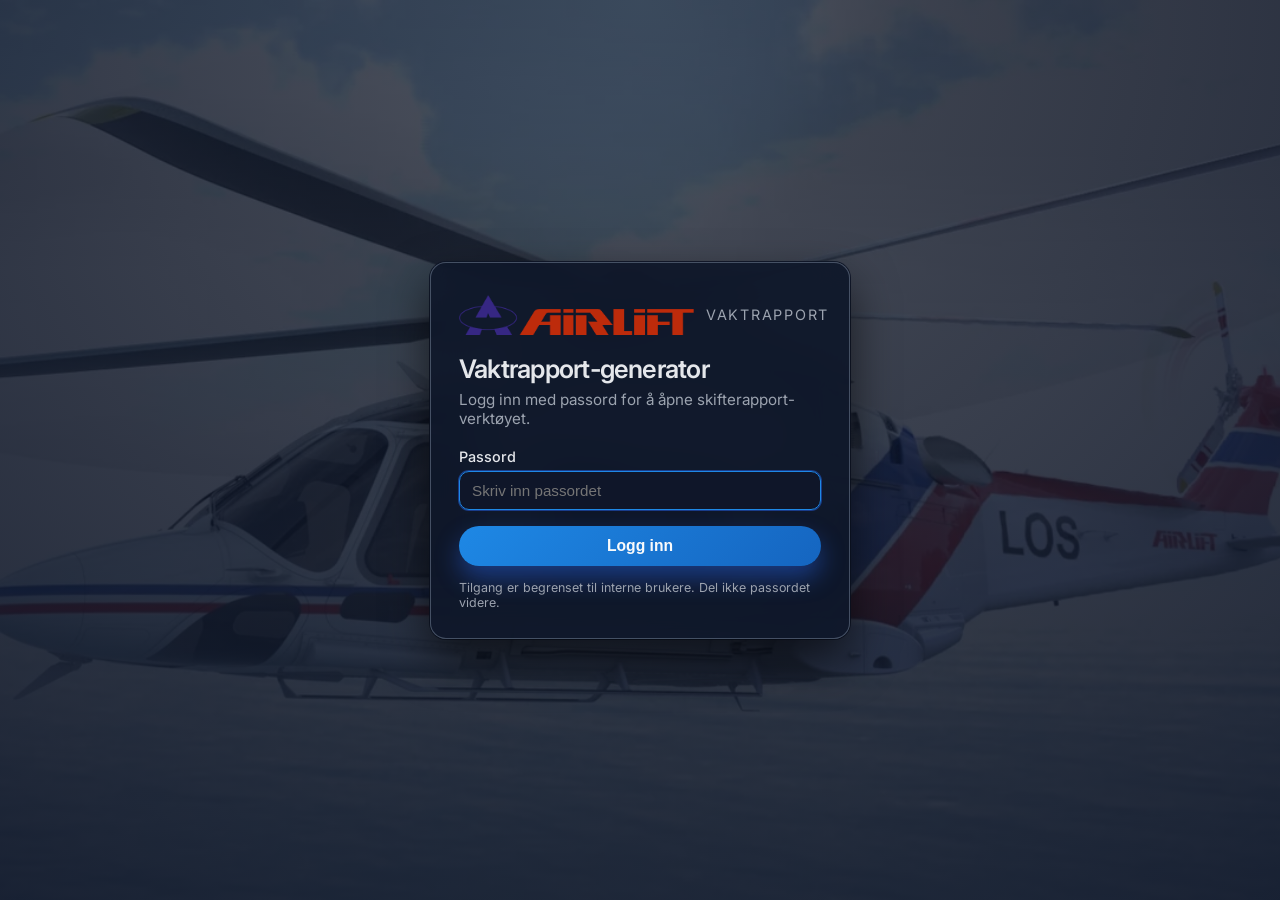
<file: login.html>
<!DOCTYPE html>
<html lang="no">
<head>
    <meta charset="UTF-8">
    <meta name="viewport" content="width=device-width, initial-scale=1.0">
    <title>Logg inn – Vaktrapport</title>
    <link rel="preconnect" href="https://fonts.googleapis.com">
    <link rel="preconnect" href="https://fonts.gstatic.com" crossorigin>
    <link href="https://fonts.googleapis.com/css2?family=Inter:wght@300;400;500;600;700&display=swap" rel="stylesheet">
    <style>
        :root {
            --bg-overlay: rgba(0, 0, 0, 0.55);
            --card-bg: rgba(15, 23, 42, 0.92);
            --card-border: rgba(148, 163, 184, 0.4);
            --accent: #1E88E5;
            --accent-dark: #1565C0;
            --text-main: #E5E7EB;
            --text-muted: #9CA3AF;
            --error: #EF4444;
        }
        * {
            margin: 0;
            padding: 0;
            box-sizing: border-box;
        }
        body {
            font-family: 'Inter', -apple-system, BlinkMacSystemFont, 'Segoe UI', sans-serif;
            min-height: 100vh;
            display: flex;
            align-items: center;
            justify-content: center;
            color: var(--text-main);
            background: #020617;
        }
        .landing {
            position: relative;
            width: 100%;
            min-height: 100vh;
            display: flex;
            align-items: center;
            justify-content: center;
            padding: 24px;
            overflow: hidden;
        }
        .landing::before {
            content: "";
            position: absolute;
            inset: 0;
            background-image: url('assets/landing-bg.webp');
            background-size: cover;
            background-position: center;
            filter: brightness(0.7);
            z-index: -2;
        }
        .landing::after {
            content: "";
            position: absolute;
            inset: 0;
            background: radial-gradient(circle at top, rgba(15, 23, 42, 0.6), rgba(15, 23, 42, 0.9));
            z-index: -1;
        }
        .login-card {
            width: 100%;
            max-width: 420px;
            padding: 32px 28px 28px;
            border-radius: 16px;
            background: var(--card-bg);
            border: 1px solid var(--card-border);
            box-shadow:
                0 20px 45px rgba(0,0,0,0.6),
                0 0 0 1px rgba(15,23,42,0.9);
            backdrop-filter: blur(18px);
        }
        .logo-row {
            display: flex;
            align-items: center;
            gap: 12px;
            margin-bottom: 18px;
        }
        .logo-row img {
            height: 40px;
            width: auto;
        }
        .logo-row span {
            font-size: 0.9rem;
            letter-spacing: 0.12em;
            text-transform: uppercase;
            color: var(--text-muted);
        }
        h1 {
            font-size: 1.6rem;
            font-weight: 600;
            letter-spacing: -0.03em;
            margin-bottom: 6px;
        }
        p.subtitle {
            font-size: 0.95rem;
            color: var(--text-muted);
            margin-bottom: 20px;
        }
        label {
            display: block;
            font-size: 0.9rem;
            font-weight: 500;
            margin-bottom: 6px;
        }
        input[type="password"] {
            width: 100%;
            padding: 10px 12px;
            border-radius: 10px;
            border: 1px solid rgba(148, 163, 184, 0.7);
            background: rgba(15, 23, 42, 0.95);
            color: var(--text-main);
            font-size: 0.95rem;
        }
        input[type="password"]:focus {
            outline: none;
            border-color: var(--accent);
            box-shadow: 0 0 0 1px rgba(37, 99, 235, 0.5);
        }
        button {
            width: 100%;
            margin-top: 16px;
            padding: 11px 14px;
            border-radius: 999px;
            border: none;
            background: linear-gradient(135deg, var(--accent), var(--accent-dark));
            color: #F9FAFB;
            font-weight: 600;
            font-size: 0.98rem;
            cursor: pointer;
            transition: transform 120ms ease, box-shadow 120ms ease, background 150ms ease;
            box-shadow: 0 12px 25px rgba(37, 99, 235, 0.45);
        }
        button:hover {
            transform: translateY(-1px);
            box-shadow: 0 16px 32px rgba(37, 99, 235, 0.55);
        }
        button:active {
            transform: translateY(0);
            box-shadow: 0 8px 18px rgba(15, 23, 42, 0.9);
        }
        .login-error {
            margin-top: 10px;
            font-size: 0.85rem;
            color: var(--error);
            display: none;
        }
        .login-error.visible {
            display: block;
        }
        .meta {
            margin-top: 14px;
            font-size: 0.78rem;
            color: var(--text-muted);
        }
    </style>
</head>
<body>
    <div class="landing">
        <div class="login-card">
            <div class="logo-row">
                <img src="assets/airliftlogo.webp" alt="Airlift logo">
                <span>vaktrapport</span>
            </div>
            <h1>Vaktrapport-generator</h1>
            <p class="subtitle">Logg inn med passord for å åpne skifterapport-verktøyet.</p>
            <form id="loginForm" autocomplete="off">
                <label for="password">Passord</label>
                <input type="password" id="password" name="password" placeholder="Skriv inn passordet" required autocomplete="off" autofocus>
                <p class="login-error" id="loginError">Feil passord. Prøv igjen.</p>
                <button type="submit">Logg inn</button>
                <p class="meta">Tilgang er begrenset til interne brukere. Del ikke passordet videre.</p>
            </form>
        </div>
    </div>
    <script>
        (function () {
            var PASSWORD = '169169';
            var form = document.getElementById('loginForm');
            var input = document.getElementById('password');
            var errorEl = document.getElementById('loginError');

            // Etter innlogging sendes man til siden man prøvde å åpne, f.eks.
            // basetekniker.html. Bare kjente sider godtas, så lenken ikke kan
            // brukes til å sende folk videre til andre nettsteder.
            var KJENTE_SIDER = ['index.html', 'basetekniker.html'];
            function nesteSide() {
                var neste = '';
                try { neste = new URLSearchParams(window.location.search).get('neste') || ''; } catch (e) { /* gammel nettleser */ }
                return KJENTE_SIDER.indexOf(neste) !== -1 ? neste : 'index.html';
            }

            // Sikrer fokus i feltet også i nettlesere som ignorerer autofocus.
            setTimeout(function () {
                input.focus();
                input.select();
            }, 0);

            form.addEventListener('submit', function (e) {
                e.preventDefault();
                errorEl.classList.remove('visible');
                if (input.value === PASSWORD) {
                    sessionStorage.setItem('vaktrapport_auth', '1');
                    window.location.href = nesteSide();
                } else {
                    errorEl.classList.add('visible');
                    input.value = '';
                    input.focus();
                }
            });
        })();
    </script>
</body>
</html>
</file>
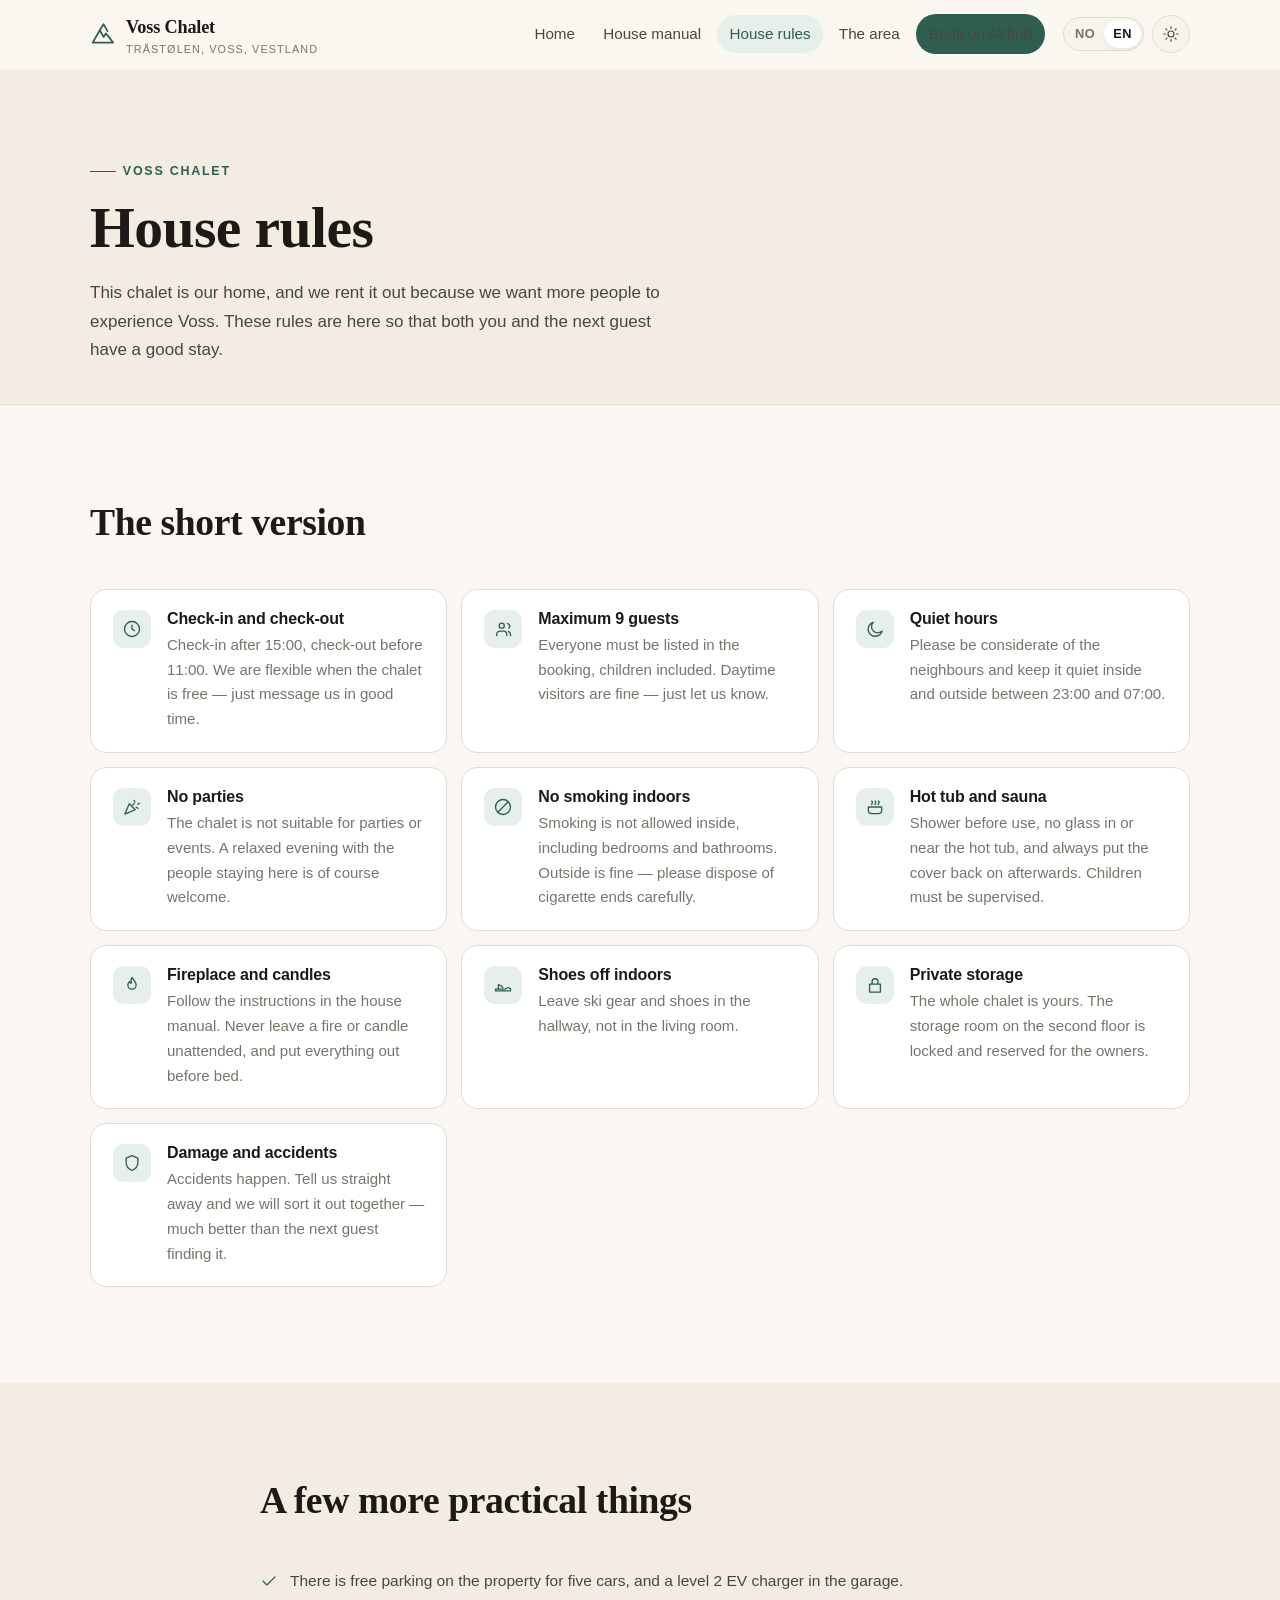
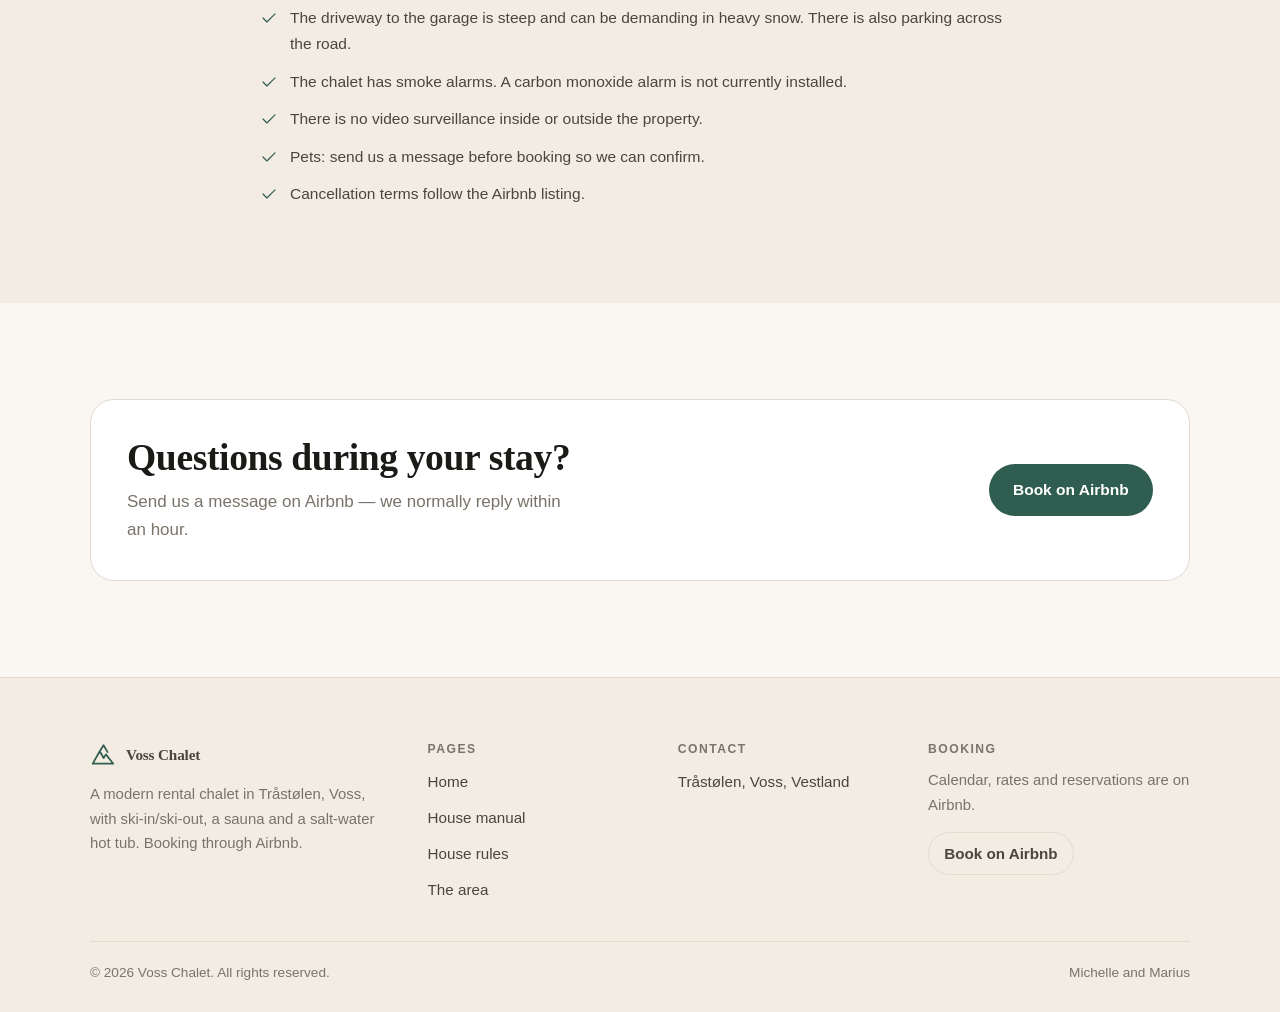
<file: vosschalet/husregler.html>
<!DOCTYPE html>
<html lang="no">
<head>
<meta charset="utf-8">
<meta name="viewport" content="width=device-width, initial-scale=1">
<title>Husregler · Voss Chalet</title>
<meta name="description" content="Husregler for Voss Chalet: inn- og utsjekk, antall gjester, nattero, røyking, jacuzzi og badstue, peis og praktisk informasjon.">
<meta name="theme-color" content="#2f5d50">
<link rel="icon" href="assets/img/favicon.svg" type="image/svg+xml">
<link rel="stylesheet" href="assets/css/styles.css">
</head>
<body data-page="rules">
<a class="skip-link" href="#main">Hopp til innhold</a>

<main id="main"></main>

<noscript>
  <div class="wrap" style="padding:60px 20px">
    <h1>Husregler</h1>
    <p>Denne siden trenger JavaScript. Husreglene finner du også i annonsen vår på
       <a href="https://www.airbnb.com/h/vosschalet">Airbnb</a>.</p>
  </div>
</noscript>

<script src="assets/js/content.js"></script>
<script src="assets/js/app.js"></script>
</body>
</html>
</file>
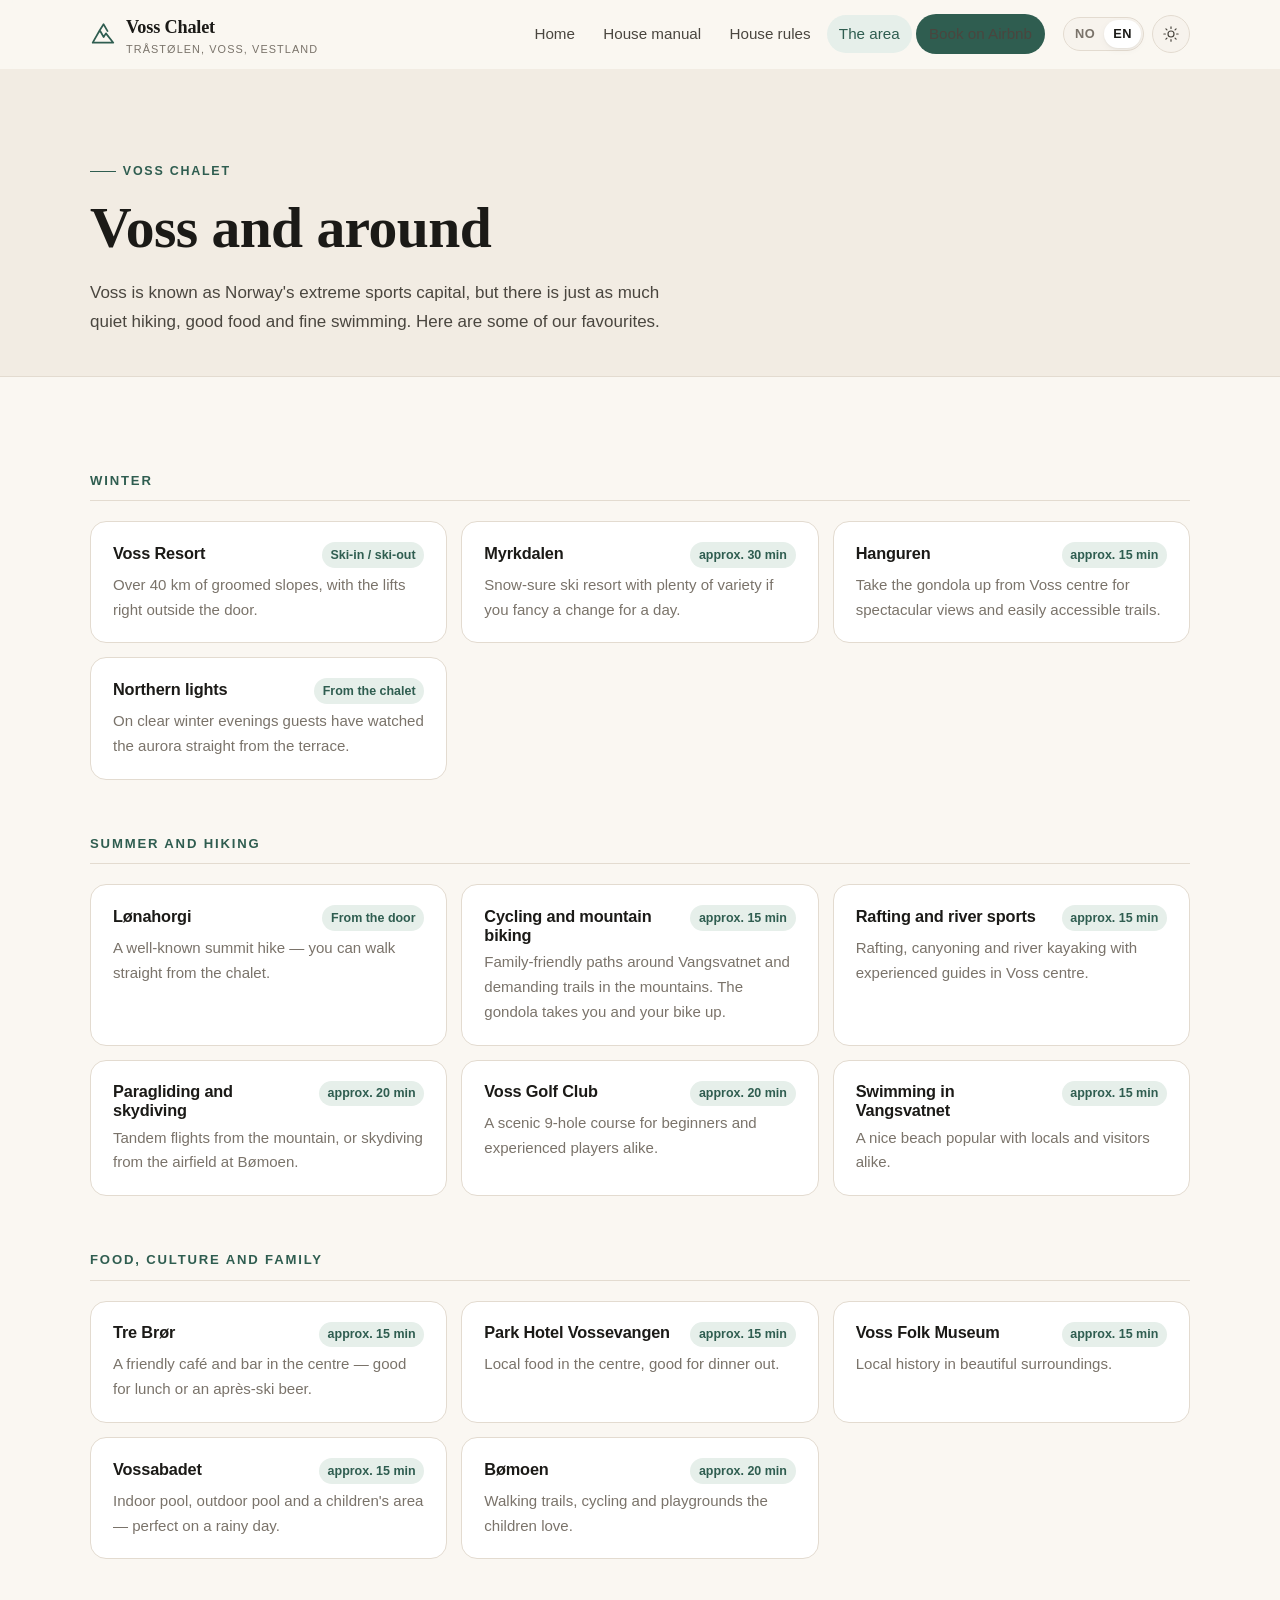
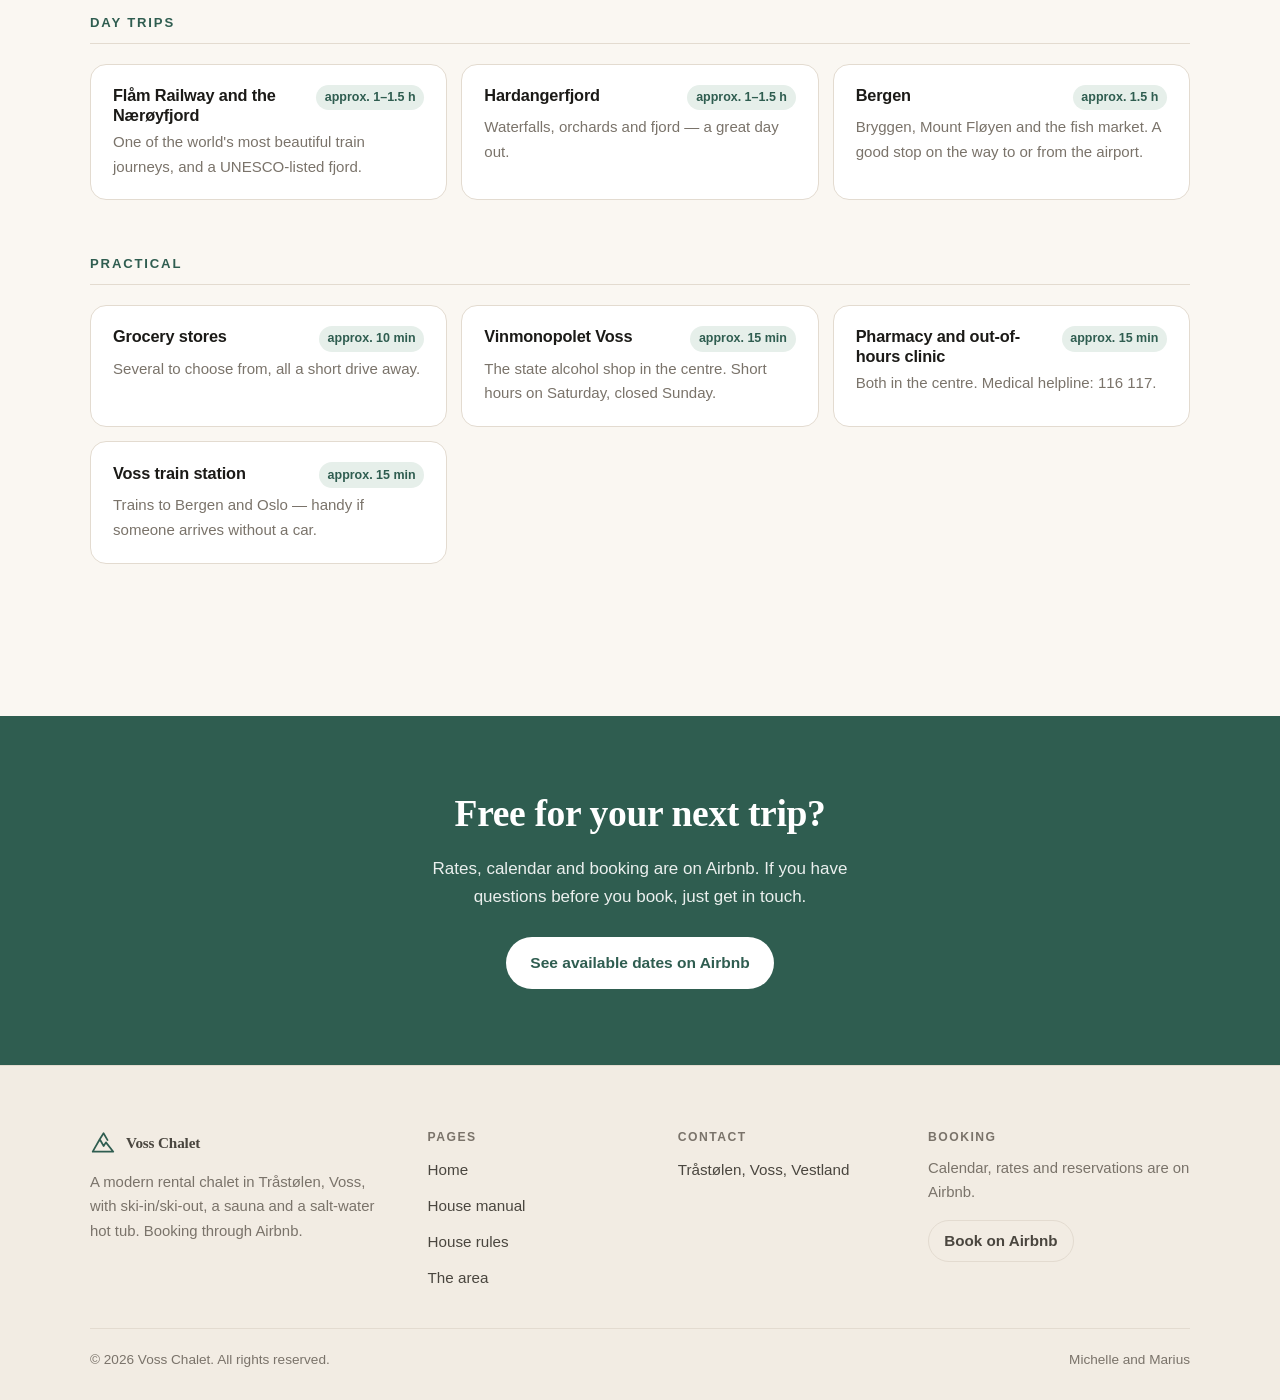
<file: vosschalet/omradet.html>
<!DOCTYPE html>
<html lang="no">
<head>
<meta charset="utf-8">
<meta name="viewport" content="width=device-width, initial-scale=1">
<title>Området · Voss Chalet</title>
<meta name="description" content="Tips til Voss: ski i Voss Resort og Myrkdalen, fjellturer til Lønahorgi, rafting, sykling, Vossabadet, Flåmsbanen og Nærøyfjorden.">
<meta name="theme-color" content="#2f5d50">
<link rel="icon" href="assets/img/favicon.svg" type="image/svg+xml">
<link rel="stylesheet" href="assets/css/styles.css">
</head>
<body data-page="area">
<a class="skip-link" href="#main">Hopp til innhold</a>

<main id="main"></main>

<noscript>
  <div class="wrap" style="padding:60px 20px">
    <h1>Området</h1>
    <p>Denne siden trenger JavaScript. Se annonsen vår på
       <a href="https://www.airbnb.com/h/vosschalet">Airbnb</a> for tips til området.</p>
  </div>
</noscript>

<script src="assets/js/content.js"></script>
<script src="assets/js/app.js"></script>
</body>
</html>
</file>
<file: vosschalet/assets/css/styles.css>
/* =====================================================================
   Voss Chalet – stilark
   Farger, avstander og typografi styres av variablene i :root nedenfor.
   Vil du bytte hovedfarge, endre --accent og --accent-soft.
   ===================================================================== */

:root {
  /* Farger – lyst tema */
  --bg: #faf7f2;
  --bg-alt: #f2ece3;
  --surface: #ffffff;
  --surface-2: #f7f3ed;
  --ink: #1b1a17;
  --ink-soft: #4a463f;
  --muted: #7a736a;
  --line: #e3dbd0;
  --accent: #2f5d50;
  --accent-ink: #ffffff;
  --accent-soft: #e6efea;
  --warm: #c0703f;
  --warm-soft: #f8ece3;

  /* Form */
  --radius-s: 10px;
  --radius: 16px;
  --radius-l: 24px;
  --shadow-s: 0 1px 2px rgba(27, 26, 23, .06), 0 2px 8px rgba(27, 26, 23, .04);
  --shadow: 0 2px 6px rgba(27, 26, 23, .06), 0 12px 32px rgba(27, 26, 23, .08);
  --shadow-l: 0 8px 24px rgba(27, 26, 23, .1), 0 32px 64px rgba(27, 26, 23, .12);

  /* Typografi */
  --font-body: -apple-system, BlinkMacSystemFont, "Segoe UI", Roboto, "Helvetica Neue", Arial, sans-serif;
  --font-head: "Iowan Old Style", "Palatino Linotype", Palatino, Georgia, "Times New Roman", serif;

  /* Mål */
  --wrap: 1140px;
  --header-h: 68px;
}

/* Mørkt tema – følger systemet, og kan overstyres med knappen i toppen */
@media (prefers-color-scheme: dark) {
  :root:not([data-theme="light"]) {
    --bg: #12110f;
    --bg-alt: #191714;
    --surface: #1c1a17;
    --surface-2: #232019;
    --ink: #f4efe7;
    --ink-soft: #d6cec2;
    --muted: #9d958a;
    --line: #322d26;
    --accent: #7fb3a1;
    --accent-ink: #0f1512;
    --accent-soft: #1e2a26;
    --warm: #e0996b;
    --warm-soft: #2a2018;
    --shadow-s: 0 1px 2px rgba(0, 0, 0, .4);
    --shadow: 0 2px 8px rgba(0, 0, 0, .4), 0 16px 40px rgba(0, 0, 0, .35);
    --shadow-l: 0 12px 32px rgba(0, 0, 0, .5), 0 40px 80px rgba(0, 0, 0, .45);
  }
}

:root[data-theme="dark"] {
  --bg: #12110f;
  --bg-alt: #191714;
  --surface: #1c1a17;
  --surface-2: #232019;
  --ink: #f4efe7;
  --ink-soft: #d6cec2;
  --muted: #9d958a;
  --line: #322d26;
  --accent: #7fb3a1;
  --accent-ink: #0f1512;
  --accent-soft: #1e2a26;
  --warm: #e0996b;
  --warm-soft: #2a2018;
  --shadow-s: 0 1px 2px rgba(0, 0, 0, .4);
  --shadow: 0 2px 8px rgba(0, 0, 0, .4), 0 16px 40px rgba(0, 0, 0, .35);
  --shadow-l: 0 12px 32px rgba(0, 0, 0, .5), 0 40px 80px rgba(0, 0, 0, .45);
}

/* --- Grunnleggende ------------------------------------------------- */

*, *::before, *::after { box-sizing: border-box; }

html { scroll-behavior: smooth; scroll-padding-top: calc(var(--header-h) + 16px); }

body {
  margin: 0;
  background: var(--bg);
  color: var(--ink);
  font-family: var(--font-body);
  font-size: 17px;
  line-height: 1.65;
  -webkit-font-smoothing: antialiased;
  text-rendering: optimizeLegibility;
}

img { max-width: 100%; display: block; }

a { color: inherit; }

h1, h2, h3, h4 {
  font-family: var(--font-head);
  font-weight: 600;
  line-height: 1.18;
  letter-spacing: -0.01em;
  margin: 0 0 .5em;
}

h1 { font-size: clamp(2.1rem, 5.5vw, 3.6rem); }
h2 { font-size: clamp(1.6rem, 3.4vw, 2.35rem); }
h3 { font-size: 1.18rem; }

p { margin: 0 0 1em; }

.wrap { width: 100%; max-width: var(--wrap); margin: 0 auto; padding: 0 20px; }
.wrap-narrow { max-width: 800px; }

.skip-link {
  position: absolute; left: -9999px; top: 0; z-index: 200;
  background: var(--accent); color: var(--accent-ink);
  padding: 10px 16px; border-radius: 0 0 var(--radius-s) 0;
}
.skip-link:focus { left: 0; }

:focus-visible {
  outline: 2px solid var(--accent);
  outline-offset: 3px;
  border-radius: 4px;
}

/* --- Knapper -------------------------------------------------------- */

.btn {
  display: inline-flex; align-items: center; justify-content: center; gap: .5em;
  padding: .78em 1.5em;
  border: 1px solid transparent;
  border-radius: 999px;
  font: inherit; font-weight: 600; font-size: .97rem;
  text-decoration: none;
  cursor: pointer;
  transition: transform .15s ease, background .2s ease, border-color .2s ease, color .2s ease;
  white-space: nowrap;
}
.btn:hover { transform: translateY(-1px); }
.btn:active { transform: translateY(0); }

.btn-primary { background: var(--accent); color: var(--accent-ink); }
.btn-primary:hover { filter: brightness(1.07); }

.btn-ghost { background: transparent; color: var(--ink); border-color: var(--line); }
.btn-ghost:hover { border-color: var(--accent); color: var(--accent); }

.btn-light { background: rgba(255, 255, 255, .16); color: #fff; border-color: rgba(255, 255, 255, .5); backdrop-filter: blur(6px); }
.btn-light:hover { background: rgba(255, 255, 255, .28); }

.btn-sm { padding: .5em 1em; font-size: .88rem; }

/* --- Toppmeny ------------------------------------------------------- */

.site-header {
  position: sticky; top: 0; z-index: 60;
  background: color-mix(in srgb, var(--bg) 86%, transparent);
  backdrop-filter: saturate(1.4) blur(12px);
  border-bottom: 1px solid transparent;
  transition: border-color .2s ease, background .2s ease;
}
.site-header.is-stuck { border-bottom-color: var(--line); }

.site-header .wrap {
  min-height: var(--header-h);
  display: flex; align-items: center; gap: 18px;
}

.brand {
  display: flex; align-items: center; gap: 10px;
  text-decoration: none; font-family: var(--font-head);
  font-size: 1.14rem; font-weight: 600; letter-spacing: -0.01em;
  margin-right: auto;
}
.brand svg { width: 26px; height: 26px; color: var(--accent); flex: none; }
.brand small {
  display: block; font-family: var(--font-body); font-size: .68rem;
  font-weight: 500; letter-spacing: .1em; text-transform: uppercase;
  color: var(--muted); line-height: 1.2;
}

.nav { display: flex; align-items: center; gap: 4px; }
.nav a {
  text-decoration: none; color: var(--ink-soft);
  padding: .45em .8em; border-radius: 999px;
  font-size: .95rem; font-weight: 500;
  transition: background .2s ease, color .2s ease;
}
.nav a:hover { background: var(--surface-2); color: var(--ink); }
.nav a[aria-current="page"] { color: var(--accent); background: var(--accent-soft); }

.header-tools { display: flex; align-items: center; gap: 8px; }

.lang-switch {
  display: flex; align-items: center;
  background: var(--surface-2); border: 1px solid var(--line);
  border-radius: 999px; padding: 2px;
}
.lang-switch button {
  border: 0; background: transparent; cursor: pointer;
  font: inherit; font-size: .8rem; font-weight: 600; letter-spacing: .04em;
  color: var(--muted); padding: .3em .7em; border-radius: 999px;
  transition: background .2s ease, color .2s ease;
}
.lang-switch button[aria-pressed="true"] { background: var(--surface); color: var(--ink); box-shadow: var(--shadow-s); }

.icon-btn {
  display: inline-flex; align-items: center; justify-content: center;
  width: 38px; height: 38px; flex: none;
  border: 1px solid var(--line); border-radius: 50%;
  background: var(--surface-2); color: var(--ink-soft);
  cursor: pointer; transition: color .2s ease, border-color .2s ease;
}
.icon-btn:hover { color: var(--accent); border-color: var(--accent); }
.icon-btn svg { width: 18px; height: 18px; }

.theme-btn .icon-moon { display: none; }
:root[data-theme="dark"] .theme-btn .icon-moon { display: block; }
:root[data-theme="dark"] .theme-btn .icon-sun { display: none; }
@media (prefers-color-scheme: dark) {
  :root:not([data-theme="light"]) .theme-btn .icon-moon { display: block; }
  :root:not([data-theme="light"]) .theme-btn .icon-sun { display: none; }
}

.nav-toggle { display: none; }

@media (max-width: 900px) {
  .nav {
    position: fixed; inset: var(--header-h) 0 auto 0;
    flex-direction: column; align-items: stretch; gap: 0;
    background: var(--surface); border-bottom: 1px solid var(--line);
    padding: 10px 20px 20px;
    box-shadow: var(--shadow);
    transform: translateY(-12px); opacity: 0; pointer-events: none;
    transition: opacity .18s ease, transform .18s ease;
  }
  .nav.is-open { transform: translateY(0); opacity: 1; pointer-events: auto; }
  .nav a { padding: .8em .6em; border-radius: var(--radius-s); }
  .nav .btn { margin-top: 10px; justify-content: center; }
  .nav-toggle { display: inline-flex; }
}

@media (max-width: 620px) {
  .brand small { display: none; }
  .nav-book-desktop { display: none; }
}

/* --- Hero ----------------------------------------------------------- */

.hero {
  position: relative;
  min-height: min(86vh, 760px);
  display: flex; align-items: flex-end;
  color: #fff;
  overflow: hidden;
  isolation: isolate;
}
.hero::after {
  content: ""; position: absolute; inset: 0; z-index: -1;
  background: linear-gradient(180deg, rgba(12, 20, 18, .5) 0%, rgba(12, 20, 18, .15) 35%, rgba(12, 20, 18, .82) 100%);
}
.hero-media {
  position: absolute; inset: 0; z-index: -2;
  background: linear-gradient(160deg, #24413a 0%, #3d6153 45%, #7d8f7a 100%);
}
.hero-media img { width: 100%; height: 100%; object-fit: cover; }

.hero-inner { padding: 120px 0 56px; max-width: 720px; }
.hero h1 { color: #fff; margin-bottom: .3em; text-shadow: 0 2px 24px rgba(0, 0, 0, .3); }
.hero p { font-size: 1.1rem; color: rgba(255, 255, 255, .93); max-width: 56ch; text-shadow: 0 1px 12px rgba(0, 0, 0, .35); }
.hero-actions { display: flex; flex-wrap: wrap; gap: 12px; margin-top: 26px; }

.eyebrow {
  display: inline-flex; align-items: center; gap: .55em;
  font-size: .78rem; font-weight: 600; letter-spacing: .14em; text-transform: uppercase;
  color: rgba(255, 255, 255, .88); margin-bottom: 1em;
}
.eyebrow::before { content: ""; width: 26px; height: 1px; background: currentColor; }

.rating-badge {
  display: inline-flex; align-items: center; gap: .5em;
  background: rgba(255, 255, 255, .15); backdrop-filter: blur(6px);
  border: 1px solid rgba(255, 255, 255, .3);
  border-radius: 999px; padding: .35em .9em;
  font-size: .85rem; font-weight: 600; color: #fff;
  margin-bottom: 18px;
}
.rating-badge svg { width: 15px; height: 15px; color: #ffc65c; }
.rating-badge span { opacity: .85; font-weight: 500; }

/* --- Nøkkelfakta ---------------------------------------------------- */

.facts {
  background: var(--surface); border-bottom: 1px solid var(--line);
  position: relative; z-index: 2;
}
.facts ul {
  list-style: none; margin: 0; padding: 0;
  display: grid; grid-template-columns: repeat(4, 1fr);
}
.facts li {
  padding: 22px 14px; text-align: center;
  border-left: 1px solid var(--line);
}
.facts li:first-child { border-left: 0; }
.facts strong {
  display: block; font-family: var(--font-head);
  font-size: 1.7rem; font-weight: 600; line-height: 1.1;
}
.facts span { font-size: .82rem; color: var(--muted); letter-spacing: .03em; }

@media (max-width: 560px) {
  .facts ul { grid-template-columns: repeat(2, 1fr); }
  .facts li:nth-child(3) { border-left: 0; }
  .facts li:nth-child(n+3) { border-top: 1px solid var(--line); }
}

/* --- Seksjoner ------------------------------------------------------ */

.section { padding: clamp(56px, 8vw, 96px) 0; }
.section-alt { background: var(--bg-alt); }
.section-head { max-width: 640px; margin-bottom: clamp(28px, 4vw, 44px); }
.section-head p { color: var(--muted); margin: 0; }
.section-head.center { margin-left: auto; margin-right: auto; text-align: center; }

.lead { font-size: 1.16rem; line-height: 1.6; color: var(--ink-soft); }

.about-grid {
  display: grid; grid-template-columns: minmax(0, 1fr) minmax(0, 1.15fr);
  gap: clamp(28px, 5vw, 64px); align-items: start;
}
@media (max-width: 860px) { .about-grid { grid-template-columns: 1fr; } }

/* --- Kort ----------------------------------------------------------- */

.card-grid {
  display: grid; gap: 18px;
  grid-template-columns: repeat(auto-fit, minmax(240px, 1fr));
}

.card {
  background: var(--surface); border: 1px solid var(--line);
  border-radius: var(--radius); padding: 24px;
  box-shadow: var(--shadow-s);
  transition: transform .2s ease, box-shadow .2s ease, border-color .2s ease;
}
.card:hover { transform: translateY(-2px); box-shadow: var(--shadow); border-color: color-mix(in srgb, var(--accent) 40%, var(--line)); }
.card h3 { margin-bottom: .35em; }
.card p { margin: 0; color: var(--muted); font-size: .95rem; }

.card-icon {
  width: 42px; height: 42px; margin-bottom: 16px;
  display: grid; place-items: center;
  border-radius: 12px; background: var(--accent-soft); color: var(--accent);
}
.card-icon svg { width: 22px; height: 22px; }

/* --- Soverom -------------------------------------------------------- */

.room-grid { display: grid; gap: 14px; grid-template-columns: repeat(auto-fit, minmax(200px, 1fr)); }
.room {
  background: var(--surface); border: 1px solid var(--line);
  border-radius: var(--radius); padding: 20px 22px;
}
.room svg { width: 26px; height: 26px; color: var(--accent); margin-bottom: 12px; }
.room h3 { font-family: var(--font-body); font-size: .92rem; font-weight: 600; letter-spacing: .02em; margin-bottom: .2em; }
.room p { margin: 0; color: var(--muted); font-size: .95rem; }
.room-note { margin-top: 16px; color: var(--muted); font-size: .93rem; }

/* --- Fasiliteter ---------------------------------------------------- */

.amenity-groups { display: grid; gap: 32px 40px; grid-template-columns: repeat(auto-fit, minmax(230px, 1fr)); }
.amenity-groups h3 {
  font-family: var(--font-body); font-size: .8rem; font-weight: 700;
  letter-spacing: .12em; text-transform: uppercase; color: var(--muted);
  padding-bottom: 10px; border-bottom: 1px solid var(--line); margin-bottom: 14px;
}
.amenity-groups ul { list-style: none; margin: 0; padding: 0; display: grid; gap: 9px; }
.amenity-groups li { display: flex; gap: 10px; align-items: flex-start; font-size: .96rem; }
.amenity-groups li svg { width: 17px; height: 17px; flex: none; margin-top: 4px; color: var(--accent); }

.note-box {
  margin-top: 32px; padding: 18px 22px;
  background: var(--warm-soft); border: 1px solid color-mix(in srgb, var(--warm) 30%, transparent);
  border-radius: var(--radius); font-size: .95rem;
}
.note-box strong { display: block; margin-bottom: .25em; }
.note-box p { margin: 0; color: var(--ink-soft); }

/* --- Galleri -------------------------------------------------------- */

.gallery {
  display: grid; gap: 12px;
  grid-template-columns: repeat(auto-fit, minmax(260px, 1fr));
}
.gallery button {
  position: relative; padding: 0; border: 0; cursor: pointer;
  background: var(--surface-2); border-radius: var(--radius);
  overflow: hidden; aspect-ratio: 4 / 3;
  box-shadow: var(--shadow-s);
  transition: transform .25s ease, box-shadow .25s ease;
}
.gallery button:hover { transform: translateY(-3px); box-shadow: var(--shadow); }
.gallery img { width: 100%; height: 100%; object-fit: cover; }
.gallery figcaption {
  position: absolute; left: 0; right: 0; bottom: 0;
  padding: 26px 16px 12px; text-align: left;
  font-size: .85rem; color: #fff;
  background: linear-gradient(180deg, transparent, rgba(0, 0, 0, .68));
}
.gallery button:first-child { grid-column: span 2; aspect-ratio: 16 / 9; }
@media (max-width: 640px) { .gallery button:first-child { grid-column: auto; aspect-ratio: 4 / 3; } }

/* Plassholder når bildefilen ikke finnes ennå */
.ph {
  width: 100%; height: 100%;
  display: grid; place-items: center; gap: 8px;
  background:
    linear-gradient(140deg, color-mix(in srgb, var(--accent) 18%, var(--surface-2)), var(--surface-2) 60%),
    var(--surface-2);
  color: var(--muted); font-size: .8rem; letter-spacing: .06em; text-transform: uppercase;
}
.ph svg { width: 30px; height: 30px; opacity: .5; }

/* --- Lightbox ------------------------------------------------------- */

.lightbox {
  position: fixed; inset: 0; z-index: 100;
  display: none; place-items: center;
  background: rgba(10, 10, 9, .92);
  padding: 24px;
}
.lightbox.is-open { display: grid; }
.lightbox img { max-width: min(1200px, 94vw); max-height: 82vh; border-radius: var(--radius); object-fit: contain; }
.lightbox figcaption { color: rgba(255, 255, 255, .8); text-align: center; margin-top: 14px; font-size: .92rem; }
.lightbox .icon-btn {
  position: absolute; top: 18px; right: 18px;
  background: rgba(255, 255, 255, .12); border-color: rgba(255, 255, 255, .3); color: #fff;
}
.lightbox-nav {
  position: absolute; top: 50%; transform: translateY(-50%);
  background: rgba(255, 255, 255, .12); border-color: rgba(255, 255, 255, .3); color: #fff;
  width: 46px; height: 46px;
}
.lightbox-prev { left: 18px; }
.lightbox-next { right: 18px; }

/* --- Anmeldelser ---------------------------------------------------- */

.review-grid { display: grid; gap: 18px; grid-template-columns: repeat(auto-fit, minmax(290px, 1fr)); }
.review {
  background: var(--surface); border: 1px solid var(--line);
  border-radius: var(--radius); padding: 26px;
  display: flex; flex-direction: column;
}
.stars { display: flex; gap: 2px; margin-bottom: 14px; color: #f0a63c; }
.stars svg { width: 15px; height: 15px; }
.review blockquote { margin: 0 0 18px; font-size: .98rem; color: var(--ink-soft); }
.review footer { margin-top: auto; font-size: .88rem; }
.review footer strong { display: block; }
.review footer span { color: var(--muted); }

/* --- Beliggenhet ---------------------------------------------------- */

.location-grid { display: grid; grid-template-columns: 1.1fr 1fr; gap: clamp(24px, 4vw, 48px); align-items: start; }
@media (max-width: 860px) { .location-grid { grid-template-columns: 1fr; } }

.distances { list-style: none; margin: 0; padding: 0; }
.distances li {
  display: flex; justify-content: space-between; gap: 16px;
  padding: 12px 0; border-bottom: 1px solid var(--line);
  font-size: .96rem;
}
.distances li:last-child { border-bottom: 0; }
.distances strong { font-weight: 600; }
.distances span { color: var(--muted); text-align: right; white-space: nowrap; }

.map-frame {
  border: 1px solid var(--line); border-radius: var(--radius);
  overflow: hidden; background: var(--surface-2); aspect-ratio: 4 / 3;
}
.map-frame iframe { width: 100%; height: 100%; border: 0; display: block; }

/* --- Vertskap ------------------------------------------------------- */

.host-card {
  display: grid; grid-template-columns: auto 1fr; gap: 26px; align-items: center;
  background: var(--surface); border: 1px solid var(--line);
  border-radius: var(--radius-l); padding: clamp(24px, 4vw, 40px);
  box-shadow: var(--shadow-s);
}
.host-avatar {
  width: 92px; height: 92px; border-radius: 50%;
  display: grid; place-items: center;
  background: var(--accent-soft); color: var(--accent);
  font-family: var(--font-head); font-size: 2rem;
}
.host-badge {
  display: inline-flex; align-items: center; gap: .4em;
  background: var(--accent-soft); color: var(--accent);
  border-radius: 999px; padding: .2em .75em;
  font-size: .76rem; font-weight: 700; letter-spacing: .07em; text-transform: uppercase;
  margin-bottom: 10px;
}
.host-stats { display: flex; flex-wrap: wrap; gap: 28px; margin-top: 18px; }
.host-stats div strong { display: block; font-family: var(--font-head); font-size: 1.4rem; line-height: 1.1; }
.host-stats div span { font-size: .84rem; color: var(--muted); }
@media (max-width: 620px) { .host-card { grid-template-columns: 1fr; text-align: left; } }

/* --- CTA-bånd ------------------------------------------------------- */

.cta-band {
  background: var(--accent); color: var(--accent-ink);
  padding: clamp(44px, 7vw, 76px) 0; text-align: center;
}
.cta-band h2 { color: inherit; }
.cta-band p { max-width: 52ch; margin: 0 auto 26px; opacity: .9; }
.cta-band .btn {
  background: var(--accent-ink); color: var(--accent);
}
.cta-band .btn:hover { filter: brightness(.96); }

/* --- Sidetopp på undersider ----------------------------------------- */

.page-head {
  padding: clamp(48px, 7vw, 84px) 0 clamp(28px, 4vw, 40px);
  background: var(--bg-alt); border-bottom: 1px solid var(--line);
}
.page-head .eyebrow { color: var(--accent); }
.page-head h1 { margin-bottom: .3em; }
.page-head p { color: var(--ink-soft); max-width: 62ch; margin: 0; }

/* --- Husmanual ------------------------------------------------------ */

.info-strip {
  display: grid; gap: 14px;
  grid-template-columns: repeat(auto-fit, minmax(220px, 1fr));
  margin-top: 28px;
}
.info-card {
  background: var(--surface); border: 1px solid var(--line);
  border-radius: var(--radius); padding: 18px 20px;
}
.info-card h3 {
  font-family: var(--font-body); font-size: .74rem; font-weight: 700;
  letter-spacing: .12em; text-transform: uppercase; color: var(--muted); margin-bottom: 10px;
}
.info-row { display: flex; align-items: center; justify-content: space-between; gap: 12px; padding: 3px 0; }
.info-row span { color: var(--muted); font-size: .88rem; }
.info-row strong { font-size: 1rem; font-variant-numeric: tabular-nums; }
.copy-btn {
  border: 1px solid var(--line); background: var(--surface-2); color: var(--ink-soft);
  border-radius: 999px; padding: .25em .8em; font: inherit; font-size: .78rem; font-weight: 600;
  cursor: pointer; transition: all .2s ease; white-space: nowrap;
}
.copy-btn:hover { border-color: var(--accent); color: var(--accent); }
.copy-btn.is-done { background: var(--accent); color: var(--accent-ink); border-color: var(--accent); }

.accordion { display: grid; gap: 12px; }

.acc-item {
  background: var(--surface); border: 1px solid var(--line);
  border-radius: var(--radius); overflow: hidden;
  transition: border-color .2s ease, box-shadow .2s ease;
}
.acc-item[open] { border-color: color-mix(in srgb, var(--accent) 45%, var(--line)); box-shadow: var(--shadow-s); }

.acc-head {
  display: flex; align-items: center; gap: 14px;
  padding: 18px 22px; cursor: pointer;
  list-style: none; font-weight: 600;
}
.acc-head::-webkit-details-marker { display: none; }
.acc-head:hover { background: var(--surface-2); }
.acc-head .card-icon { width: 36px; height: 36px; margin: 0; border-radius: 10px; flex: none; }
.acc-head .card-icon svg { width: 19px; height: 19px; }
.acc-head h2 { font-family: var(--font-body); font-size: 1.03rem; margin: 0; flex: 1; }
.acc-chevron { width: 18px; height: 18px; color: var(--muted); flex: none; transition: transform .2s ease; }
.acc-item[open] .acc-chevron { transform: rotate(180deg); }

.acc-body { padding: 4px 22px 24px; }
.acc-body > :first-child { margin-top: 0; }
.acc-body p { color: var(--ink-soft); }

.steps { list-style: none; counter-reset: step; margin: 0 0 18px; padding: 0; display: grid; gap: 10px; }
.steps li { counter-increment: step; display: flex; gap: 14px; align-items: flex-start; font-size: .97rem; }
.steps li::before {
  content: counter(step);
  flex: none; width: 25px; height: 25px; margin-top: 1px;
  display: grid; place-items: center;
  background: var(--accent-soft); color: var(--accent);
  border-radius: 50%; font-size: .78rem; font-weight: 700; font-family: var(--font-body);
}

.tip {
  display: flex; gap: 12px; align-items: flex-start;
  background: var(--warm-soft); border-left: 3px solid var(--warm);
  border-radius: 0 var(--radius-s) var(--radius-s) 0;
  padding: 14px 18px; font-size: .94rem; color: var(--ink-soft);
}
.tip svg { width: 18px; height: 18px; color: var(--warm); flex: none; margin-top: 3px; }
.tip p { margin: 0; }

.acc-media { margin: 0 0 18px; border-radius: var(--radius-s); overflow: hidden; background: var(--surface-2); aspect-ratio: 16 / 9; }
.acc-media img, .acc-media video, .acc-media iframe { width: 100%; height: 100%; object-fit: cover; border: 0; display: block; }

.emergency { list-style: none; margin: 0; padding: 0; }
.emergency li {
  display: flex; justify-content: space-between; gap: 16px; flex-wrap: wrap;
  padding: 11px 0; border-bottom: 1px solid var(--line); font-size: .95rem;
}
.emergency li:last-child { border-bottom: 0; }
.emergency span { color: var(--muted); }
.emergency strong { font-variant-numeric: tabular-nums; }

.manual-actions { display: flex; flex-wrap: wrap; gap: 12px; margin-top: 28px; }

/* --- Husregler ------------------------------------------------------ */

.rule-list { display: grid; gap: 14px; grid-template-columns: repeat(auto-fit, minmax(300px, 1fr)); }
.rule {
  display: flex; gap: 16px; align-items: flex-start;
  background: var(--surface); border: 1px solid var(--line);
  border-radius: var(--radius); padding: 20px 22px;
}
.rule .card-icon { width: 38px; height: 38px; margin: 0; flex: none; border-radius: 11px; }
.rule .card-icon svg { width: 20px; height: 20px; }
.rule h3 { font-family: var(--font-body); font-size: 1rem; margin-bottom: .25em; }
.rule p { margin: 0; color: var(--muted); font-size: .94rem; }

.check-list { list-style: none; margin: 0; padding: 0; display: grid; gap: 12px; }
.check-list li { display: flex; gap: 12px; align-items: flex-start; font-size: .97rem; color: var(--ink-soft); }
.check-list li svg { width: 18px; height: 18px; color: var(--accent); flex: none; margin-top: 4px; }

.contact-box {
  background: var(--surface); border: 1px solid var(--line);
  border-radius: var(--radius-l); padding: clamp(24px, 4vw, 36px);
  display: flex; flex-wrap: wrap; align-items: center; justify-content: space-between; gap: 20px;
}
.contact-box h2 { margin-bottom: .2em; }
.contact-box p { margin: 0; color: var(--muted); max-width: 46ch; }

/* --- Området -------------------------------------------------------- */

.area-block { margin-bottom: clamp(36px, 5vw, 56px); }
.area-block h2 {
  font-family: var(--font-body); font-size: .82rem; font-weight: 700;
  letter-spacing: .14em; text-transform: uppercase; color: var(--accent);
  padding-bottom: 12px; border-bottom: 1px solid var(--line); margin-bottom: 20px;
}
.area-list { display: grid; gap: 14px; grid-template-columns: repeat(auto-fit, minmax(290px, 1fr)); }
.area-item {
  background: var(--surface); border: 1px solid var(--line);
  border-radius: var(--radius); padding: 20px 22px;
}
.area-item-head { display: flex; align-items: baseline; justify-content: space-between; gap: 12px; margin-bottom: .3em; }
.area-item h3 { font-family: var(--font-body); font-size: 1.02rem; margin: 0; }
.area-item .meta {
  font-size: .78rem; font-weight: 600; color: var(--accent);
  background: var(--accent-soft); border-radius: 999px; padding: .2em .7em; white-space: nowrap; flex: none;
}
.area-item p { margin: 0; color: var(--muted); font-size: .94rem; }

/* --- Bunntekst ------------------------------------------------------ */

.site-footer {
  background: var(--bg-alt); border-top: 1px solid var(--line);
  padding: clamp(40px, 6vw, 64px) 0 28px; margin-top: auto;
}
.footer-grid { display: grid; gap: 32px; grid-template-columns: 1.4fr 1fr 1fr 1.2fr; }
@media (max-width: 800px) { .footer-grid { grid-template-columns: 1fr 1fr; } }
@media (max-width: 520px) { .footer-grid { grid-template-columns: 1fr; } }

.site-footer h3 {
  font-family: var(--font-body); font-size: .76rem; font-weight: 700;
  letter-spacing: .12em; text-transform: uppercase; color: var(--muted); margin-bottom: 12px;
}
.site-footer p { color: var(--muted); font-size: .93rem; }
.site-footer ul { list-style: none; margin: 0; padding: 0; display: grid; gap: 8px; }
.site-footer a { color: var(--ink-soft); text-decoration: none; font-size: .95rem; }
.site-footer a:hover { color: var(--accent); text-decoration: underline; }

.footer-bottom {
  margin-top: 36px; padding-top: 20px; border-top: 1px solid var(--line);
  display: flex; flex-wrap: wrap; gap: 12px; justify-content: space-between;
  font-size: .85rem; color: var(--muted);
}

/* --- Utskrift (husmanualen) ----------------------------------------- */

@media print {
  .site-header, .site-footer, .manual-actions, .lightbox, .cta-band { display: none !important; }
  body { background: #fff; color: #000; font-size: 11pt; }
  .section { padding: 0 0 12pt; }
  .acc-item { border: 1px solid #ccc; box-shadow: none; break-inside: avoid; }
  .acc-body { display: block !important; }
  .acc-chevron { display: none; }
  .acc-media { display: none; }
  a[href^="http"]::after { content: ""; }
}

/* --- Redusert bevegelse --------------------------------------------- */

@media (prefers-reduced-motion: reduce) {
  html { scroll-behavior: auto; }
  *, *::before, *::after { animation-duration: .001ms !important; transition-duration: .001ms !important; }
}

/* --- Innfelling ved scroll ------------------------------------------ */

/* Skjules bare når JavaScript faktisk kjører, slik at innholdet alltid
   er synlig om noe skulle svikte. */
.js .reveal { opacity: 0; transform: translateY(14px); transition: opacity .6s ease, transform .6s ease; }
.js .reveal.is-visible { opacity: 1; transform: none; }
@media (prefers-reduced-motion: reduce) { .js .reveal { opacity: 1; transform: none; } }
@media print { .js .reveal { opacity: 1 !important; transform: none !important; } }
</file>
